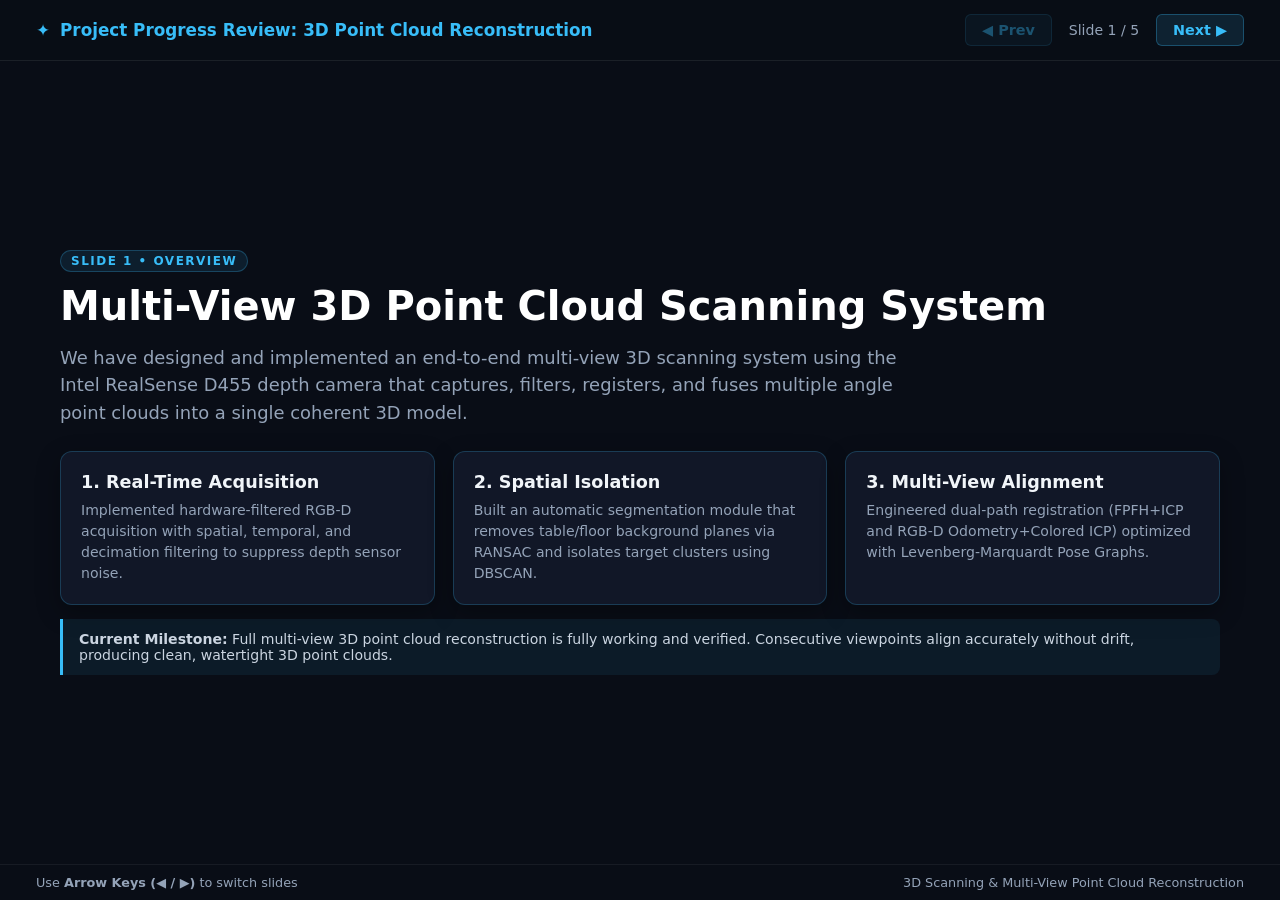
<file: docs/presentation.html>
<!DOCTYPE html>
<html lang="en">

<head>
  <meta charset="UTF-8">
  <meta name="viewport" content="width=device-width, initial-scale=1.0">
  <title>Project Progress Review: 3D Point Cloud Scanning Pipeline</title>
  <style>
    :root {
      --bg-dark: #090d16;
      --card-bg: rgba(19, 26, 43, 0.85);
      --card-border: rgba(56, 189, 248, 0.22);
      --accent-blue: #38bdf8;
      --accent-purple: #c084fc;
      --accent-green: #4ade80;
      --accent-orange: #fb923c;
      --text-main: #f8fafc;
      --text-muted: #94a3b8;
    }

    * {
      box-sizing: border-box;
      margin: 0;
      padding: 0;
      font-family: 'Segoe UI', system-ui, -apple-system, sans-serif;
    }

    body {
      background-color: var(--bg-dark);
      color: var(--text-main);
      overflow: hidden;
      height: 100vh;
      display: flex;
      flex-direction: column;
    }

    header {
      display: flex;
      justify-content: space-between;
      align-items: center;
      padding: 14px 36px;
      background: rgba(9, 13, 22, 0.95);
      border-bottom: 1px solid rgba(255, 255, 255, 0.08);
      z-index: 100;
    }

    .logo-badge {
      display: flex;
      align-items: center;
      gap: 10px;
      font-size: 1.05rem;
      font-weight: 700;
      color: var(--accent-blue);
    }

    .nav-controls {
      display: flex;
      align-items: center;
      gap: 12px;
    }

    .btn-nav {
      background: rgba(56, 189, 248, 0.12);
      border: 1px solid rgba(56, 189, 248, 0.3);
      color: #38bdf8;
      padding: 7px 16px;
      border-radius: 6px;
      cursor: pointer;
      font-weight: 600;
      font-size: 0.9rem;
      transition: all 0.2s ease;
    }

    .btn-nav:hover {
      background: rgba(56, 189, 248, 0.25);
    }

    .slide-counter {
      color: var(--text-muted);
      font-size: 0.88rem;
      min-width: 80px;
      text-align: center;
    }

    main {
      flex: 1;
      position: relative;
      overflow: hidden;
    }

    .slide {
      position: absolute;
      top: 0;
      left: 0;
      width: 100%;
      height: 100%;
      padding: 36px 60px;
      display: flex;
      flex-direction: column;
      justify-content: center;
      opacity: 0;
      transform: scale(0.97) translateX(30px);
      pointer-events: none;
      transition: all 0.35s cubic-bezier(0.16, 1, 0.3, 1);
    }

    .slide.active {
      opacity: 1;
      transform: scale(1) translateX(0);
      pointer-events: auto;
    }

    .slide-tag {
      display: inline-block;
      align-self: flex-start;
      font-size: 0.75rem;
      text-transform: uppercase;
      letter-spacing: 1.5px;
      font-weight: 700;
      color: var(--accent-blue);
      background: rgba(56, 189, 248, 0.1);
      padding: 3px 10px;
      border-radius: 14px;
      border: 1px solid rgba(56, 189, 248, 0.25);
      margin-bottom: 10px;
    }

    h1 {
      font-size: 2.5rem;
      font-weight: 800;
      line-height: 1.2;
      margin-bottom: 14px;
      color: #ffffff;
    }

    h2 {
      font-size: 2rem;
      font-weight: 700;
      margin-bottom: 14px;
      color: #ffffff;
    }

    p.subtitle {
      font-size: 1.12rem;
      color: var(--text-muted);
      max-width: 850px;
      line-height: 1.55;
      margin-bottom: 24px;
    }

    .grid-2 {
      display: grid;
      grid-template-columns: repeat(2, 1fr);
      gap: 20px;
      width: 100%;
    }

    .grid-3 {
      display: grid;
      grid-template-columns: repeat(3, 1fr);
      gap: 18px;
      width: 100%;
    }

    .grid-4 {
      display: grid;
      grid-template-columns: repeat(4, 1fr);
      gap: 14px;
      width: 100%;
    }

    .card {
      background: var(--card-bg);
      border: 1px solid var(--card-border);
      border-radius: 12px;
      padding: 20px;
      box-shadow: 0 8px 24px rgba(0, 0, 0, 0.3);
    }

    .card-title {
      font-size: 1.1rem;
      font-weight: 700;
      color: #f1f5f9;
      margin-bottom: 8px;
      display: flex;
      align-items: center;
      gap: 8px;
    }

    .card-body {
      font-size: 0.88rem;
      color: var(--text-muted);
      line-height: 1.5;
    }

    .tech-list {
      margin-top: 12px;
      display: flex;
      flex-direction: column;
      gap: 6px;
    }

    .tech-item {
      font-size: 0.82rem;
      color: #cbd5e1;
      display: flex;
      align-items: center;
      gap: 6px;
    }

    .tech-item strong {
      color: var(--accent-blue);
    }

    /* Flowchart */
    .flowchart {
      display: flex;
      gap: 10px;
      width: 100%;
      margin: 14px 0 20px 0;
    }

    .flow-box {
      flex: 1;
      background: rgba(30, 41, 59, 0.7);
      border: 1px solid rgba(56, 189, 248, 0.3);
      border-radius: 10px;
      padding: 14px 12px;
      position: relative;
    }

    .flow-box::after {
      content: '➔';
      position: absolute;
      right: -12px;
      top: 50%;
      transform: translateY(-50%);
      color: var(--accent-blue);
      font-size: 1rem;
      z-index: 10;
    }

    .flow-box:last-child::after {
      display: none;
    }

    .flow-header {
      font-size: 0.72rem;
      font-weight: 800;
      color: var(--accent-blue);
      text-transform: uppercase;
      margin-bottom: 4px;
    }

    .flow-title {
      font-size: 0.95rem;
      font-weight: 700;
      color: #fff;
      margin-bottom: 6px;
    }

    .flow-desc {
      font-size: 0.78rem;
      color: var(--text-muted);
      line-height: 1.4;
    }

    ul.clean-list {
      list-style: none;
      display: flex;
      flex-direction: column;
      gap: 10px;
    }

    ul.clean-list li {
      display: flex;
      align-items: flex-start;
      gap: 10px;
      font-size: 0.92rem;
      color: #e2e8f0;
      line-height: 1.5;
    }

    ul.clean-list li span.dot {
      color: var(--accent-blue);
      font-weight: bold;
    }

    .highlight-box {
      background: rgba(56, 189, 248, 0.08);
      border-left: 3px solid var(--accent-blue);
      padding: 12px 16px;
      border-radius: 0 8px 8px 0;
      margin-top: 14px;
      font-size: 0.88rem;
      color: #cbd5e1;
    }

    footer {
      padding: 10px 36px;
      font-size: 0.8rem;
      color: var(--text-muted);
      border-top: 1px solid rgba(255, 255, 255, 0.06);
      display: flex;
      justify-content: space-between;
    }
  </style>
</head>

<body>

  <header>
    <div class="logo-badge">
      <span>✦</span> Project Progress Review: 3D Point Cloud Reconstruction
    </div>
    <div class="nav-controls">
      <button class="btn-nav" id="prevBtn" onclick="prevSlide()">◀ Prev</button>
      <span class="slide-counter" id="slideCounter">Slide 1 / 5</span>
      <button class="btn-nav" id="nextBtn" onclick="nextSlide()">Next ▶</button>
    </div>
  </header>

  <main>

    <!-- Slide 1: What Work Has Been Done -->
    <div class="slide active" id="slide-1">
      <span class="slide-tag">Slide 1 • Overview</span>
      <h1>Multi-View 3D Point Cloud Scanning System</h1>
      <p class="subtitle">
        We have designed and implemented an end-to-end multi-view 3D scanning system using the Intel RealSense D455
        depth camera that captures, filters, registers, and fuses multiple angle point clouds into a single coherent 3D
        model.
      </p>

      <div class="grid-3">
        <div class="card">
          <div class="card-title">1. Real-Time Acquisition</div>
          <div class="card-body">
            Implemented hardware-filtered RGB-D acquisition with spatial, temporal, and decimation filtering to suppress
            depth sensor noise.
          </div>
        </div>

        <div class="card">
          <div class="card-title">2. Spatial Isolation</div>
          <div class="card-body">
            Built an automatic segmentation module that removes table/floor background planes via RANSAC and isolates
            target clusters using DBSCAN.
          </div>
        </div>

        <div class="card">
          <div class="card-title">3. Multi-View Alignment</div>
          <div class="card-body">
            Engineered dual-path registration (FPFH+ICP and RGB-D Odometry+Colored ICP) optimized with
            Levenberg-Marquardt Pose Graphs.
          </div>
        </div>
      </div>

      <div class="highlight-box">
        <strong>Current Milestone:</strong> Full multi-view 3D point cloud reconstruction is fully working and verified.
        Consecutive viewpoints align accurately without drift, producing clean, watertight 3D point clouds.
      </div>
    </div>

    <!-- Slide 2: Tech Stack by Stage -->
    <div class="slide" id="slide-2">
      <span class="slide-tag">Slide 2 • Implementation</span>
      <h2>Technical Stack & Algorithms by Stage</h2>
      <p class="subtitle">
        Every stage of our pipeline is backed by specific computational geometry algorithms and libraries:
      </p>

      <div class="grid-4">
        <div class="card">
          <div class="card-title">Stage 1: Capture</div>
          <div class="card-body">
            <div class="tech-list">
              <div class="tech-item"><strong>Hardware:</strong> Intel RealSense D455</div>
              <div class="tech-item"><strong>Library:</strong> pyrealsense2, OpenCV</div>
              <div class="tech-item"><strong>Filters:</strong> Decimation, Spatial Smooth, Temporal Averaging, Hole
                Filling</div>
              <div class="tech-item"><strong>Stream:</strong> 848x480 @ 30fps aligned</div>
            </div>
          </div>
        </div>

        <div class="card">
          <div class="card-title">Stage 2: Isolation</div>
          <div class="tech-list">
            <div class="tech-item"><strong>Framework:</strong> Open3D, NumPy</div>
            <div class="tech-item"><strong>Plane Removal:</strong> RANSAC Plane Fit</div>
            <div class="tech-item"><strong>Clustering:</strong> DBSCAN (eps=20mm)</div>
            <div class="tech-item"><strong>Denoising:</strong> Statistical Outliers (SOR)</div>
            <div class="tech-item"><strong>Tracking:</strong> Centroid distance gate</div>
          </div>
        </div>

        <div class="card">
          <div class="card-title">Stage 3: Registration</div>
          <div class="tech-list">
            <div class="tech-item"><strong>Features:</strong> 33D FPFH Descriptors</div>
            <div class="tech-item"><strong>Global:</strong> RANSAC Feature Match</div>
            <div class="tech-item"><strong>Local ICP:</strong> Point-to-Plane & Colored</div>
            <div class="tech-item"><strong>Tracking:</strong> RGB-D Hybrid Odometry</div>
            <div class="tech-item"><strong>Optimization:</strong> Pose Graph (LM)</div>
          </div>
        </div>

        <div class="card">
          <div class="card-title">Stage 4: Reconstruction</div>
          <div class="tech-list">
            <div class="tech-item"><strong>Fusion:</strong> Uniform TSDF Volume</div>
            <div class="tech-item"><strong>Grid:</strong> 3mm - 4mm Voxel Grid</div>
            <div class="tech-item"><strong>Integration:</strong> Raycasting & SDF</div>
            <div class="tech-item"><strong>Export:</strong> Standard .PLY format</div>
            <div class="tech-item"><strong>Viz:</strong> Open3D Multi-Camera GUI</div>
          </div>
        </div>
      </div>
    </div>

    <!-- Slide 3: Flowchart -->
    <div class="slide" id="slide-3">
      <span class="slide-tag">Slide 3 • Architecture Flowchart</span>
      <h2>System Execution Flow (Stage 1 ➔ Stage 5)</h2>
      <p class="subtitle">
        How data flows from initial stereo camera sensor input to the final reconstructed 3D point cloud:
      </p>

      <div class="flowchart">
        <div class="flow-box">
          <div class="flow-header">Stage 1</div>
          <div class="flow-title">RGB-D Capture</div>
          <div class="flow-desc">Acquires aligned color and depth frames; applies hardware denoising.</div>
        </div>
        <div class="flow-box">
          <div class="flow-header">Stage 2</div>
          <div class="flow-title">Plane Strip & Cluster</div>
          <div class="flow-desc">RANSAC strips table/floor; DBSCAN extracts target point cloud.</div>
        </div>
        <div class="flow-box">
          <div class="flow-header">Stage 3</div>
          <div class="flow-title">Multi-View Register</div>
          <div class="flow-desc">Pairwise ICP & Odometry align views into a shared pose graph.</div>
        </div>
        <div class="flow-box">
          <div class="flow-header">Stage 4</div>
          <div class="flow-title">TSDF Volumetric Fusion</div>
          <div class="flow-desc">Integrates depth rays into uniform voxel grid to eliminate overlap noise.</div>
        </div>
        <div class="flow-box">
          <div class="flow-header">Stage 5</div>
          <div class="flow-title">3D Point Cloud Export</div>
          <div class="flow-desc">Outputs full unified .PLY point cloud with RGB vertex color.</div>
        </div>
      </div>

      <div class="grid-2">
        <div class="card">
          <div class="card-title">Robustness Gating Implemented</div>
          <div class="card-body">
            <ul class="clean-list">
              <li><span class="dot">▹</span> <strong>Motion Quality Gate:</strong> Rejects frame pairs with unnatural
                rotation jumps (>25°) or translation jumps (>150mm).</li>
              <li><span class="dot">▹</span> <strong>Loop Closure Checks:</strong> Automatically links distant
                overlapping frames to eliminate drift over full orbits.</li>
            </ul>
          </div>
        </div>
        <div class="card">
          <div class="card-title">Key Algorithmic Verification</div>
          <div class="card-body">
            <ul class="clean-list">
              <li><span class="dot">▹</span> Verified with synthetic known-motion test suite (RMSE &lt; 1.5mm, rotation
                error &lt; 0.5°).</li>
              <li><span class="dot">▹</span> Trajectory tracking verified across multi-frame continuous sweeps without
                drift.</li>
            </ul>
          </div>
        </div>
      </div>
    </div>

    <!-- Slide 4: Output Showcase & Results -->
    <div class="slide" id="slide-4">
      <span class="slide-tag">Slide 4 • Results Showcase</span>
      <h2>3D Point Cloud Reconstruction Showcase</h2>
      <p class="subtitle">
        Demonstrated output results across diverse capture scenarios:
      </p>

      <div class="grid-3">
        <div class="card">
          <div class="card-title">1. Multi-View Human Scanning</div>
          <div class="card-body">
            Successfully captures full head, facial relief, and shoulder contours using RGB-D odometry and colored ICP
            without surface tearing or fragmentation.
          </div>
        </div>

        <div class="card">
          <div class="card-title">2. Rigid Object 3D Scanning</div>
          <div class="card-body">
            Recovers 3D geometric surfaces from manual repositioning or orbital camera motion, combining FPFH global
            features with Point-to-Plane ICP refinement.
          </div>
        </div>

        <div class="card">
          <div class="card-title">3. Diagnostic & Trajectory Tools</div>
          <div class="card-body">
            Visualizes 3D camera frustums along the trajectory and provides pairwise alignment inspection with real-time
            inlier fitness feedback.
          </div>
        </div>
      </div>

      <div class="highlight-box">
        <strong>Exported Deliverables:</strong> Clean, high-density `.PLY` 3D point cloud models with calibrated RGB
        color, compatible with CloudCompare, MeshLab, and Blender.
      </div>
    </div>

    <!-- Slide 5: Summary & Next Steps -->
    <div class="slide" id="slide-5">
      <span class="slide-tag">Slide 5 • Conclusion</span>
      <h2>Summary of Completed Work & Next Steps</h2>
      <p class="subtitle">
        Core 3D spatial scanning and point cloud reconstruction are completed.
      </p>

      <div class="grid-2">
        <div class="card">
          <div class="card-title">Completed & Verified Capabilities</div>
          <div class="card-body">
            <ul class="clean-list">
              <li><span class="dot">✓</span> Active RealSense depth camera hardware pipeline with real-time HUD.</li>
              <li><span class="dot">✓</span> Automated RANSAC plane removal + DBSCAN object cluster isolation.</li>
              <li><span class="dot">✓</span> Gated Pose Graph registration with FPFH, Colored ICP, and loop closures.
              </li>
              <li><span class="dot">✓</span> Watertight volumetric TSDF point cloud fusion.</li>
            </ul>
          </div>
        </div>

        <div class="card">
          <div class="card-title">Ongoing / Next Phase</div>
          <div class="card-body">
            <ul class="clean-list">
              <li><span class="dot">▹</span> <strong>Meshing:</strong> Generating polygon meshes from TSDF volumes via
                Marching Cubes.</li>
              <li><span class="dot">▹</span> <strong>Live Streaming TSDF:</strong> Upgrading to real-time GPU voxel
                updates during capture.</li>
              <li><span class="dot">▹</span> <strong>CAD Metrology:</strong> Refinement of automated dimensional
                bounding box extraction.</li>
            </ul>
          </div>
        </div>
      </div>
    </div>

  </main>

  <footer>
    <span>Use <strong>Arrow Keys (◀ / ▶)</strong> to switch slides</span>
    <span>3D Scanning & Multi-View Point Cloud Reconstruction</span>
  </footer>

  <script>
    let currentSlide = 0;
    const slides = document.querySelectorAll('.slide');
    const totalSlides = slides.length;
    const slideCounter = document.getElementById('slideCounter');
    const prevBtn = document.getElementById('prevBtn');
    const nextBtn = document.getElementById('nextBtn');

    function updateSlides() {
      slides.forEach((slide, idx) => {
        slide.classList.toggle('active', idx === currentSlide);
      });
      slideCounter.textContent = `Slide ${currentSlide + 1} / ${totalSlides}`;
      prevBtn.disabled = currentSlide === 0;
      nextBtn.disabled = currentSlide === totalSlides - 1;
      prevBtn.style.opacity = currentSlide === 0 ? '0.4' : '1';
      nextBtn.style.opacity = currentSlide === totalSlides - 1 ? '0.4' : '1';
    }

    function nextSlide() {
      if (currentSlide < totalSlides - 1) {
        currentSlide++;
        updateSlides();
      }
    }

    function prevSlide() {
      if (currentSlide > 0) {
        currentSlide--;
        updateSlides();
      }
    }

    document.addEventListener('keydown', (e) => {
      if (e.key === 'ArrowRight' || e.key === ' ' || e.key === 'PageDown') {
        nextSlide();
      } else if (e.key === 'ArrowLeft' || e.key === 'PageUp') {
        prevSlide();
      }
    });

    updateSlides();
  </script>
</body>

</html>
</file>
